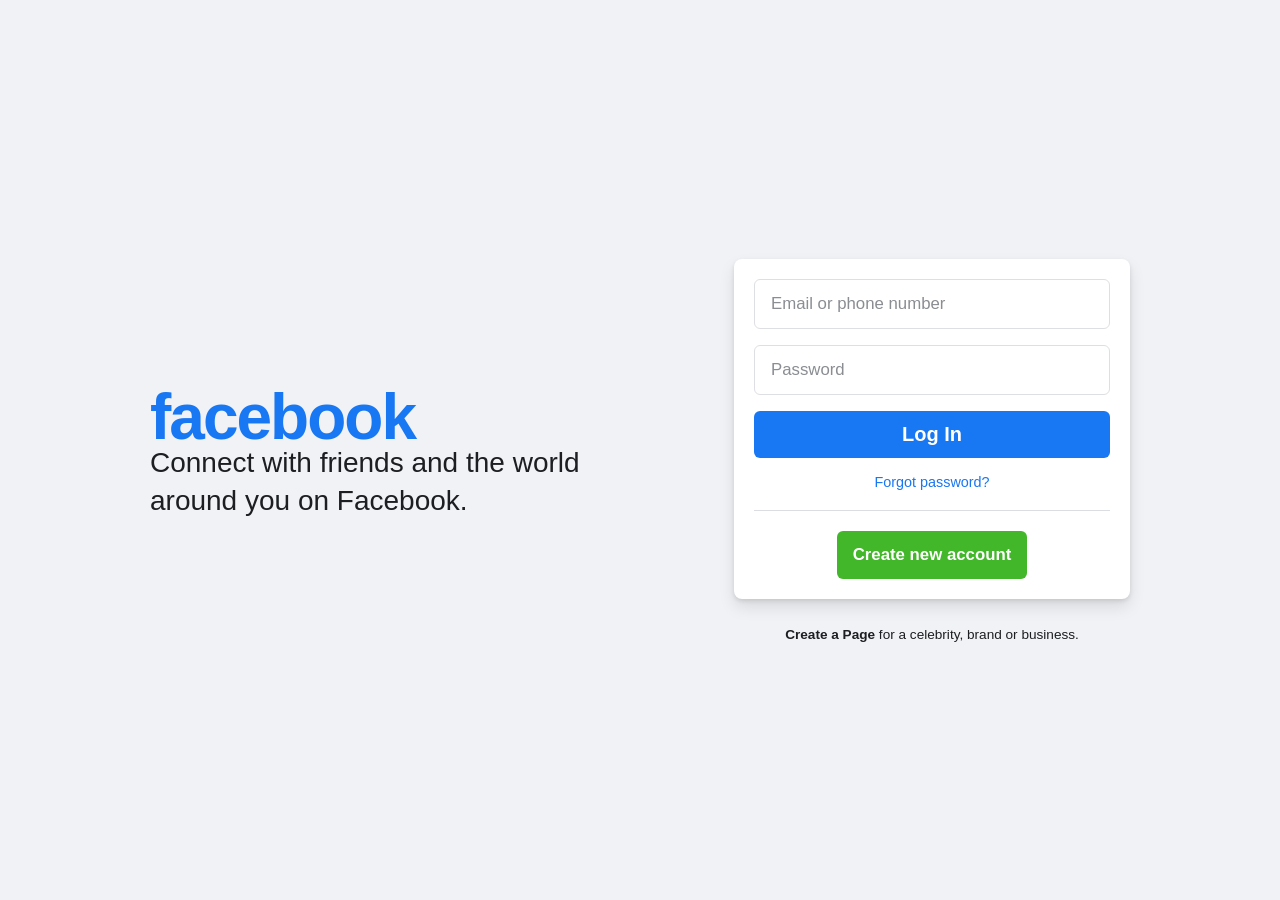
<file: fb.html>
<!DOCTYPE html>
<html lang="en">
<head>
    <meta charset="UTF-8">
    <meta name="viewport" content="width=device-width, initial-scale=1.0">
    <title>Facebook – log in or sign up</title>
    <!-- Linking External CSS -->
    <link rel="stylesheet" href="fb.css">
</head>
<body>
    <div class="container">
        <!-- Left Section: Facebook Brand Branding -->
        <div class="brand-box">
            <h1 class="logo-text">facebook</h1>
            <p class="subtitle">Connect with friends and the world around you on Facebook.</p>
        </div>

        <!-- Right Section: Login Form Box -->
        <div class="form-box">
            <form action="#">
                <div class="input-container">
                    <input type="text" placeholder="Email or phone number" required>
                </div>
                <div class="input-container">
                    <input type="password" placeholder="Password" required>
                </div>
                <button type="submit" class="btn-login">Log In</button>
                <a href="#" class="forgot-link">Forgot password?</a>
                <hr class="divider">
                <div class="create-account-container">
                    <button type="button" class="btn-new-account">Create new account</button>
                </div>
            </form>
            <p class="create-page-text">
                <a href="#"><strong>Create a Page</strong></a> for a celebrity, brand or business.
            </p>
        </div>
    </div>
</body>
</html>
</file>
<file: fb.css>
/* Reset basic browser styling styles */
* {
    margin: 0;
    padding: 0;
    box-sizing: border-box;
    font-family: SFProDisplay-Regular, Helvetica, Arial, sans-serif;
}

/* Page structural configuration */
body {
    background-color: #f0f2f5;
    display: flex;
    justify-content: center;
    align-items: center;
    min-height: 100vh;
    padding: 20px;
}

/* Flexbox layout container splits screen into brand and form sections */
.container {
    display: flex;
    max-width: 980px;
    width: 100%;
    justify-content: space-between;
    align-items: center;
    gap: 40px;
}

/* Brand styling section */
.brand-box {
    flex: 1;
    max-width: 500px;
}

.logo-text {
    color: #1877f2;
    font-size: 4rem;
    font-weight: bold;
    letter-spacing: -2px;
    margin-bottom: -10px;
}

.subtitle {
    font-size: 1.75rem;
    color: #1c1e21;
    line-height: 1.34;
    font-weight: normal;
}

/* Login container configuration */
.form-box {
    width: 396px;
    display: flex;
    flex-direction: column;
    align-items: center;
}

form {
    background-color: #ffffff;
    padding: 20px;
    border-radius: 8px;
    box-shadow: 0 2px 4px rgba(0, 0, 0, 0.1), 0 8px 16px rgba(0, 0, 0, 0.1);
    width: 100%;
    margin-bottom: 28px;
}

/* Input Fields */
.input-container {
    margin-bottom: 16px;
}

form input {
    width: 100%;
    padding: 14px 16px;
    font-size: 1.05rem;
    border: 1px solid #dddfe2;
    border-radius: 6px;
    outline: none;
    color: #1c1e21;
}

form input:focus {
    border-color: #1877f2;
    box-shadow: 0 0 0 2px #e7f3ff;
}

form input::placeholder {
    color: #8a8d91;
}

/* Button Configurations */
button {
    cursor: pointer;
    border: none;
    font-weight: bold;
}

.btn-login {
    width: 100%;
    background-color: #1877f2;
    color: #ffffff;
    font-size: 1.25rem;
    padding: 12px;
    border-radius: 6px;
    margin-bottom: 16px;
    transition: background-color 0.2s;
}

.btn-login:hover {
    background-color: #166fe5;
}

/* Link item text alignment formatting */
.forgot-link {
    display: block;
    text-align: center;
    color: #1877f2;
    font-size: 0.9rem;
    text-decoration: none;
    margin-bottom: 20px;
}

.forgot-link:hover {
    text-decoration: underline;
}

.divider {
    border: 0;
    border-top: 1px solid #dadde1;
    margin-bottom: 20px;
}

.create-account-container {
    display: flex;
    justify-content: center;
}

.btn-new-account {
    background-color: #42b72a;
    color: #ffffff;
    font-size: 1.05rem;
    padding: 0 16px;
    height: 48px;
    border-radius: 6px;
    transition: background-color 0.2s;
}

.btn-new-account:hover {
    background-color: #36a420;
}

/* Sub-form text area description rules */
.create-page-text {
    font-size: 0.85rem;
    color: #1c1e21;
    text-align: center;
}

.create-page-text a {
    color: #1c1e21;
    text-decoration: none;
}

.create-page-text a:hover {
    text-decoration: underline;
}

/* Responsive UI logic rules for tablet or smartphone screens */
@media (max-width: 900px) {
    .container {
        flex-direction: column;
        text-align: center;
        margin-top: 40px;
    }
    
    .brand-box {
        max-width: 400px;
    }

    .logo-text {
        font-size: 3.5rem;
    }

    .subtitle {
        font-size: 1.5rem;
    }
}
</file>
